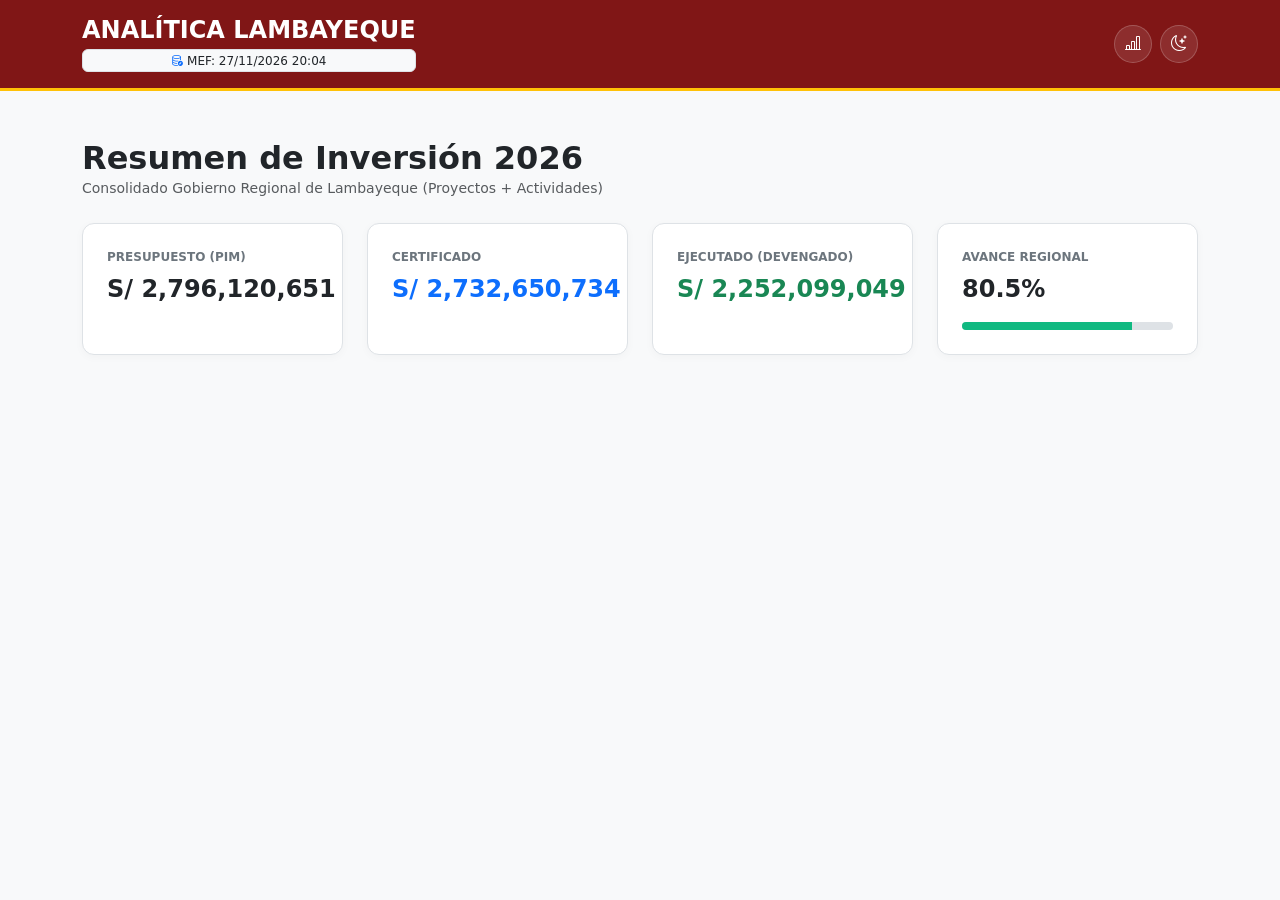
<file: index.html>
<!DOCTYPE html>
<html lang="es">
<head>
    <meta charset="UTF-8">
    <meta name="viewport" content="width=device-width, initial-scale=1.0">
    <title>Monitor Lambayeque</title>
    <link href="https://cdn.jsdelivr.net/npm/bootstrap@5.3.0/dist/css/bootstrap.min.css" rel="stylesheet">
    <link rel="stylesheet" href="https://cdn.jsdelivr.net/npm/bootstrap-icons@1.11.1/font/bootstrap-icons.css">
    <style>
        :root {
            --bg-body: #f8f9fa;
            --bg-card: #ffffff;
            --text-main: #212529;
            --text-muted: #6c757d;
            --border-color: #dee2e6;
            --primary-color: #801616;
            --nav-accent: #ffc107;
            --shadow: 0 2px 10px rgba(0,0,0,0.03);
        }

        body.dark-mode {
            --bg-body: #0f1113;
            --bg-card: #1a1d21;
            --text-main: #f1f1f1;
            --text-muted: #adb5bd;
            --border-color: #2d3238;
            --shadow: 0 4px 15px rgba(0,0,0,0.3);
        }

        body { 
            background-color: var(--bg-body); 
            color: var(--text-main);
            font-family: 'Inter', system-ui, -apple-system, sans-serif;
            transition: background-color 0.3s ease, color 0.3s ease;
        }

        p {
        color: var(--text-main); 
        line-height: 1.6;
        margin-bottom: 1rem;
        transition: color 0.3s ease; 
        }

        .text-secundario {
        color: var(--text-muted); 
        font-size: 0.9rem;
        }

        .navbar { 
            background-color: var(--primary-color) !important; 
            border-bottom: 3px solid var(--nav-accent); 
        }

        .kpi-card {
            background: var(--bg-card);
            border: 1px solid var(--border-color);
            border-radius: 12px;
            padding: 1.5rem;
            box-shadow: var(--shadow);
            transition: transform 0.2s, background-color 0.3s;
            height: 100%;
            display: flex;
            flex-direction: column;
            justify-content: space-between;
        }

        .kpi-card:hover { transform: translateY(-5px); }

        .kpi-label { 
            font-size: 0.75rem; 
            text-transform: uppercase; 
            color: var(--text-muted); 
            font-weight: 700; 
            margin-bottom: 5px;
        }

        .kpi-value { 
            font-size: 1.5rem; 
            font-weight: 800; 
            color: var(--text-main); 
        }

        .progress-container { 
            height: 8px; 
            background: var(--border-color); 
            border-radius: 10px; 
            margin-top: 15px; 
            overflow: hidden;
        }
        
        .progress-bar-fill { 
            height: 100%; 
            background: var(--primary-color); 
            transition: width 1.5s cubic-bezier(0.1, 0, 0.1, 1);
            width: 0%;
        }

        .btn-theme {
            background: rgba(255,255,255,0.1);
            border: 1px solid rgba(255,255,255,0.2);
            color: white;
            border-radius: 50%;
            width: 38px; height: 38px;
            display: flex; align-items: center; justify-content: center;
            transition: 0.3s;
        }
        .btn-theme:hover { background: rgba(255,255,255,0.2); color: var(--nav-accent); }
    </style>
</head>
<body>

<nav class="navbar navbar-dark py-3 mb-5">
    <div class="container">
        <div class="d-flex align-items-center w-100">
            <div class="d-flex flex-column">
                <h4 class="fw-bold mb-0 text-white">ANALÍTICA LAMBAYEQUE</h4>
                <span class="badge bg-light text-dark border fw-normal mt-1">
                    <i class="bi bi-database-check text-primary"></i> MEF: <span id="fecha-actualizacion">...</span>
                </span>
            </div>

            <div class="ms-auto d-flex align-items-center gap-2">
                <a href="consulta2.html" class="btn-theme" title="Ver Ranking">
                    <i class="bi bi-bar-chart-line"></i>
                </a>
                <button onclick="toggleDarkMode()" class="btn-theme" id="theme-toggle">
                    <i class="bi bi-moon-stars"></i>
                </button>
            </div>
        </div>
    </div>
</nav>

<div class="container">
    <div class="mb-4">
        <h2 class="fw-bold mb-0">Resumen de Inversión 2026</h2>
        <p class="text-muted small">Consolidado Gobierno Regional de Lambayeque (Proyectos + Actividades)</p>
    </div>

    <div class="row g-4 mb-5">
        <div class="col-md-3">
            <div class="kpi-card">
                <div>
                    <div class="kpi-label">Presupuesto (PIM)</div>
                    <div id="total-pim" class="kpi-value">S/ 0</div>
                </div>
            </div>
        </div>
        
        <div class="col-md-3">
            <div class="kpi-card">
                <div>
                    <div class="kpi-label">Certificado</div>
                    <div id="total-cer" class="kpi-value text-primary">S/ 0</div>
                </div>
            </div>
        </div>

        <div class="col-md-3">
            <div class="kpi-card">
                <div>
                    <div class="kpi-label">Ejecutado (Devengado)</div>
                    <div id="total-ejecutado" class="kpi-value text-success">S/ 0</div>
                </div>
            </div>
        </div>
        
        <div class="col-md-3">
            <div class="kpi-card">
                <div>
                    <div class="kpi-label">Avance Regional</div>
                    <div id="avance-global" class="kpi-value">0%</div>
                </div>
                <div class="progress-container">
                    <div id="progreso-barra" class="progress-bar-fill"></div>
                </div>
            </div>
        </div>
    </div>
</div>

<script src="script.js"></script>
<script>
    function toggleDarkMode() {
        const isDark = document.body.classList.toggle('dark-mode');
        localStorage.setItem('theme', isDark ? 'dark' : 'light');
        actualizarIcono(isDark);
    }

    function actualizarIcono(isDark) {
        const icon = document.querySelector('#theme-toggle i');
        icon.className = isDark ? 'bi bi-sun' : 'bi bi-moon-stars';
    }

    // Cargar preferencia
    if (localStorage.getItem('theme') === 'dark') {
        document.body.classList.add('dark-mode');
        actualizarIcono(true);
    }
</script>
</body>
</html>
</file>
